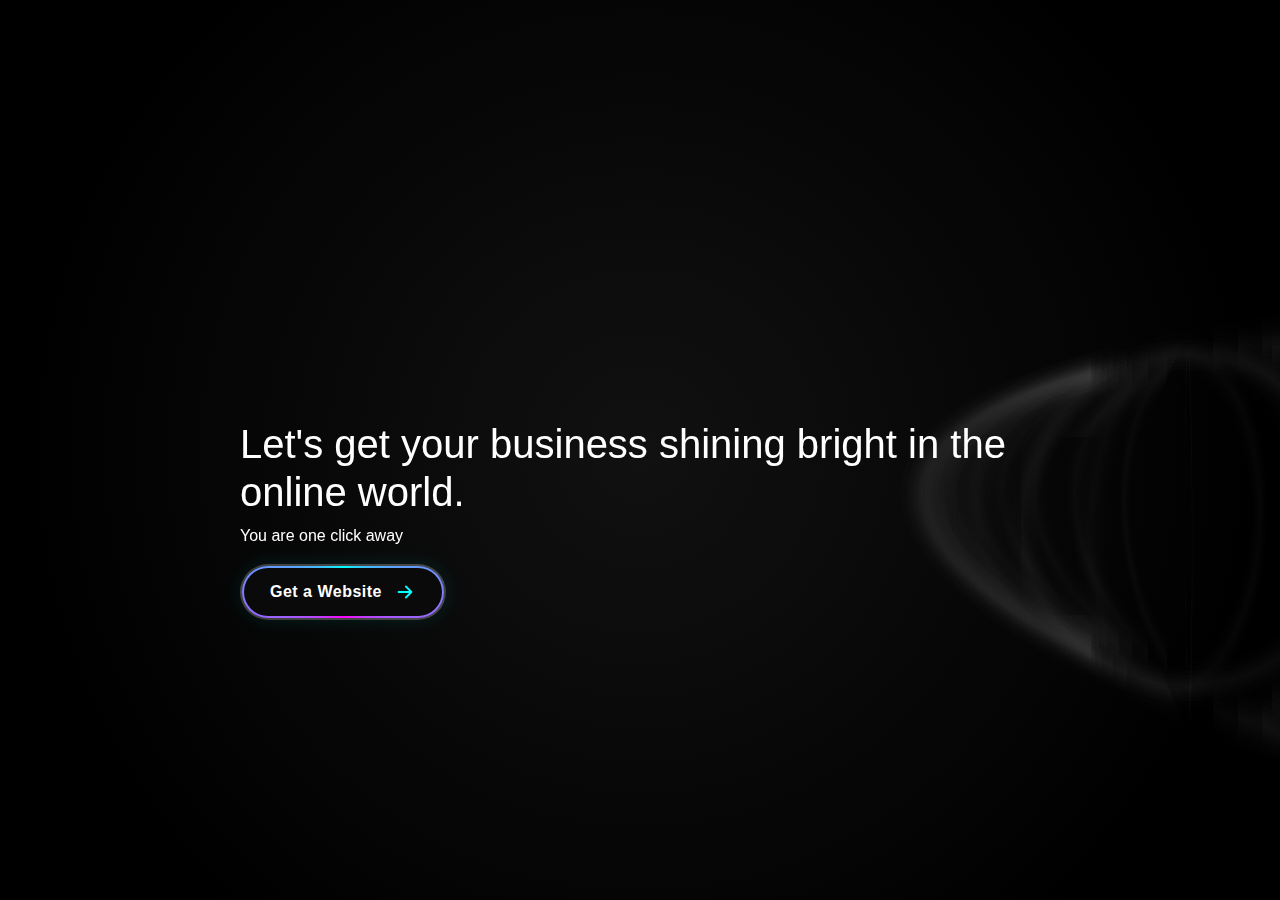
<file: index.html>
<!DOCTYPE html>
<html lang="en">
<head>
    <meta charset="UTF-8">
    <title>KoumasWeb</title>
    <link rel="stylesheet" href="styles/navbar.css">
    <link rel="stylesheet" href="styles/sphere.css">
    <link rel="stylesheet" href="styles/general.css">
    <link rel="stylesheet" href="styles/buttons.css">
    <!-- Bootstrap CSS -->
    <link href="https://cdn.jsdelivr.net/npm/bootstrap@5.3.0/dist/css/bootstrap.min.css" rel="stylesheet">
    <style>
        /* Inline fix for sphere and body */
        body {
            display: flex;
            align-items: center;
            justify-content: center;
            transform-style: preserve-3d;
            perspective: 222px;
            height: 100%;
            margin: 0;
            overflow: hidden;
            font-family: "Open Sans", Helvetica, Arial, sans-serif;
            color: #fff;
            padding-left: var(--menu-width-desktop);
            background: radial-gradient(circle at center, #111 0%, #000 80%);
        }

        .sphere {
            animation: rot 16s linear infinite reverse;
            width: 333px;
            height: 333px;
            border-radius: 50%;
            transform-style: preserve-3d;
            transform-origin: center center;
            position: relative;
        }

        i {
            position: absolute;
            width: 333px;
            height: 333px;
            line-height: 333px;
            transform-style: preserve-3d;
            border-radius: 50%;
            backface-visibility: visible;
            box-shadow: 0 0 83px 0 rgba(255, 255, 255, 0.1),
                        inset 0 0 83px 0 rgba(255, 255, 255, 0.2);
        }

        @keyframes rot {
            to { transform: rotateY(360deg) rotateZ(360deg); }
        }
    </style>
</head>
<body>



        <!-- Hero Section -->
    <section class="hero d-flex align-items-center justify-content-center">
        <div class="hero-content">
            <h1>Let's get your business shining bright in the online world.</h1>
            <p>You are one click away</p>
            <button class="super-button">
  <span>Get a Website</span>
  <svg fill="none" viewBox="0 0 24 24" class="arrow">
    <path
      stroke-linejoin="round"
      stroke-linecap="round"
      stroke-width="2"
      stroke="currentColor"
      d="M5 12h14M13 6l6 6-6 6"
    ></path>
  </svg>
</button>
        </div>
    </section>

    <!-- 3D Sphere -->
    <div class="sphere">
        <!-- 32 elements for sphere rotation -->
        <i style="transform: rotateY(11.25deg)"></i>
        <i style="transform: rotateY(22.5deg)"></i>
        <i style="transform: rotateY(33.75deg)"></i>
        <i style="transform: rotateY(45deg)"></i>
        <i style="transform: rotateY(56.25deg)"></i>
        <i style="transform: rotateY(67.5deg)"></i>
        <i style="transform: rotateY(78.75deg)"></i>
        <i style="transform: rotateY(90deg)"></i>
        <i style="transform: rotateY(101.25deg)"></i>
        <i style="transform: rotateY(112.5deg)"></i>
        <i style="transform: rotateY(123.75deg)"></i>
        <i style="transform: rotateY(135deg)"></i>
        <i style="transform: rotateY(146.25deg)"></i>
        <i style="transform: rotateY(157.5deg)"></i>
        <i style="transform: rotateY(168.75deg)"></i>
        <i style="transform: rotateY(180deg)"></i>
        <i style="transform: rotateX(191.25deg)"></i>
        <i style="transform: rotateX(202.5deg)"></i>
        <i style="transform: rotateX(213.75deg)"></i>
        <i style="transform: rotateX(225deg)"></i>
        <i style="transform: rotateX(236.25deg)"></i>
        <i style="transform: rotateX(247.5deg)"></i>
        <i style="transform: rotateX(258.75deg)"></i>
        <i style="transform: rotateX(270deg)"></i>
        <i style="transform: rotateX(281.25deg)"></i>
        <i style="transform: rotateX(292.5deg)"></i>
        <i style="transform: rotateX(303.75deg)"></i>
        <i style="transform: rotateX(315deg)"></i>
        <i style="transform: rotateX(326.25deg)"></i>
        <i style="transform: rotateX(337.5deg)"></i>
        <i style="transform: rotateX(348.75deg)"></i>
        <i style="transform: rotateX(360deg)"></i>
    </div>


    <!-- JS for smartphone menu toggle -->
    <script>
        const menu = document.querySelector('.menu');
        const trigger = document.querySelector('.smartphone-menu-trigger');

        trigger.addEventListener('click', () => {
            menu.classList.toggle('open');
        });
    </script>
</body>
</html>
</file>
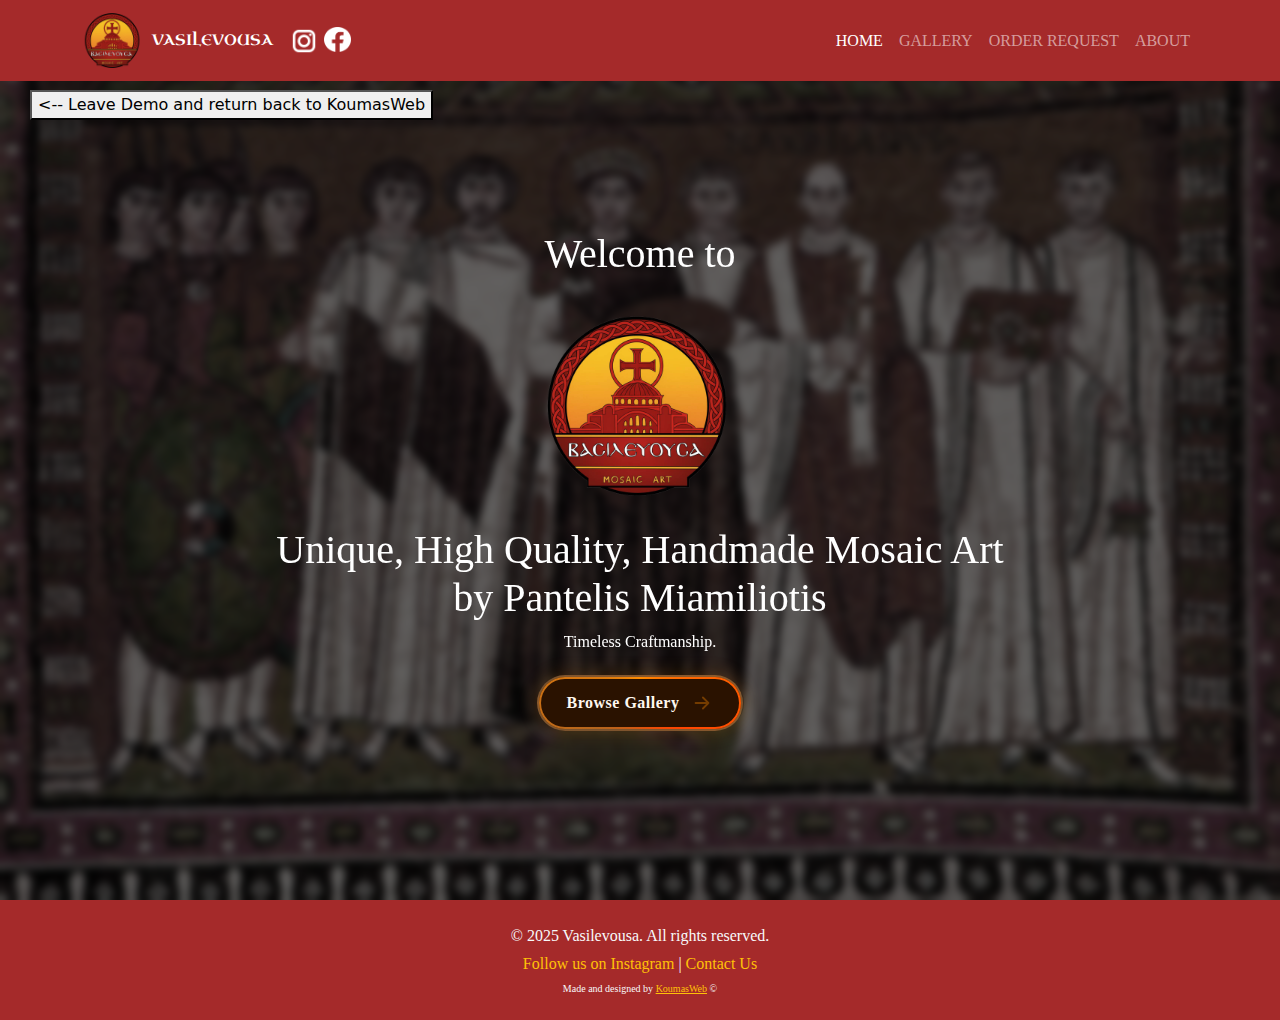
<file: vasilevousa-main/index.html>
<!DOCTYPE html>

<html>
  <head>
  <meta charset="UTF-8">
  <meta name="viewport" content="width=device-width, initial-scale=1">
  <title>Vasilevousa</title>
  <link rel="icon" href="images/vasilevousaPNG.png" type="image/x-icon">
  <link rel="preconnect" href="https://fonts.googleapis.com">
  <link rel="preconnect" href="https://fonts.gstatic.com" crossorigin>
  <link href="https://fonts.googleapis.com/css2?family=Uncial+Antiqua&display=swap" rel="stylesheet">
  <!-- Bootstrap CSS -->
  <link href="https://cdn.jsdelivr.net/npm/bootstrap@5.3.0/dist/css/bootstrap.min.css" rel="stylesheet">

  <!-- Your custom CSS -->
  <link rel="stylesheet" href="styles/general.css">
  <link rel="stylesheet" href="styles/buttons.css">

  </head>
  <body>
    <!-- Navbar -->
<nav class="navbar navbar-expand-lg navbar-dark fixed-top" style="background-color: brown;">
  <div class="container d-flex align-items-center">

    <!-- Logo + Instagram side by side -->
    <div class="d-flex align-items-center logos">
      <a class="navbar-brand d-flex align-items-center" href="index.html" style="font-size: 15px;">
        <img src="images/vasilevousaPNG.png" alt="Logo" class="rounded me-2" style="height: 55px;">
        VASILEVOUSA
      </a>
      <a href="https://www.instagram.com/koumasweb" target="_blank" class="d-flex align-items-center">
        <img src="images/instagram-new--v2.png" alt="Instagram" style="height: 30px; width: 30px;">
      </a>
      <a href="https://www.facebook.com/share/17PwXqmmLV/" target="_blank" class="d-flex align-items-center">
        <img src="images/Facebook-icon-white-PNG-large-size.png" alt="fb" style="height: 25px; width: 27px; margin-left: 5px; margin-bottom: 3px;">
      </a>
    </div>

    <!-- Hamburger Toggler -->
    <button class="navbar-toggler" type="button" data-bs-toggle="collapse" data-bs-target="#navbarNav"
      aria-controls="navbarNav" aria-expanded="false" aria-label="Toggle navigation">
      <span class="navbar-toggler-icon"></span>
    </button>

    <!-- Nav Links -->
    <div class="collapse navbar-collapse" id="navbarNav">
      <ul class="navbar-nav ms-auto">
        <li class="nav-item"><a class="nav-link active" href="index.html">HOME</a></li>
        <li class="nav-item"><a class="nav-link" href="gallery.html">GALLERY</a></li>
        <li class="nav-item"><a class="nav-link" href="orderRequest.html">ORDER REQUEST</a></li>
        <li class="nav-item"><a class="nav-link" href="about.html">ABOUT</a></li>
      </ul>
    </div>

  </div>
</nav>

<a href="../projects.html">
<button
style="position: absolute; left: 30px; top: 90px; z-index: 4;"> <-- Leave Demo and return back to KoumasWeb</button>
</a>


          <!-- Hero Section -->
    <section class="hero d-flex align-items-center justify-content-center text-center">
        <div style="padding-top: 100px;" class="hero-content">
          <h1>Welcome to</h1>
          <img src="images/vasilevousaPNG.png" style="height: 180px; margin-bottom: 30px; margin-top: 30px;">  
          <h1>Unique, High Quality, Handmade Mosaic Art<br> by Pantelis Miamiliotis</h1>
            <p>Timeless Craftmanship.</p>
            <a href="gallery.html">
               <button style="margin-top: 5px; margin-bottom: 40px;" class="super-button">
                  <span>Browse Gallery</span>
                  <svg fill="none" viewBox="0 0 24 24" class="arrow">
                    <path
                      stroke-linejoin="round"
                      stroke-linecap="round"
                      stroke-width="2"
                      stroke="currentColor"
                      d="M5 12h14M13 6l6 6-6 6"
                    ></path>
                  </svg>
                </button>
            </a>
           
        </div>
    </section>
  

<footer class="text-light py-4" style="background-color: brown; margin-top: 0 !important;">
  <div class="container text-center">
    <p class="mb-1">&copy; 2025 Vasilevousa. All rights reserved.</p>
    <p class="mb-0">
      <a href="https://instagram.com/koumasweb" target="_blank" class="text-warning text-decoration-none">Follow us on Instagram</a> | 
      <a href="contact.html" class="text-warning text-decoration-none">Contact Us</a>
    </p>
    <div style="font-size: 10px; margin-top: 5px;">
      Made and designed by <a href="https://koumasweb.com" target="_blank" class="text-warning">KoumasWeb</a> ©
    </div>
  </div>
</footer>

<!-- Bootstrap JS Bundle (includes Popper) -->
<script src="https://cdn.jsdelivr.net/npm/bootstrap@5.3.0/dist/js/bootstrap.bundle.min.js"></script>


</body>

</html>
</file>
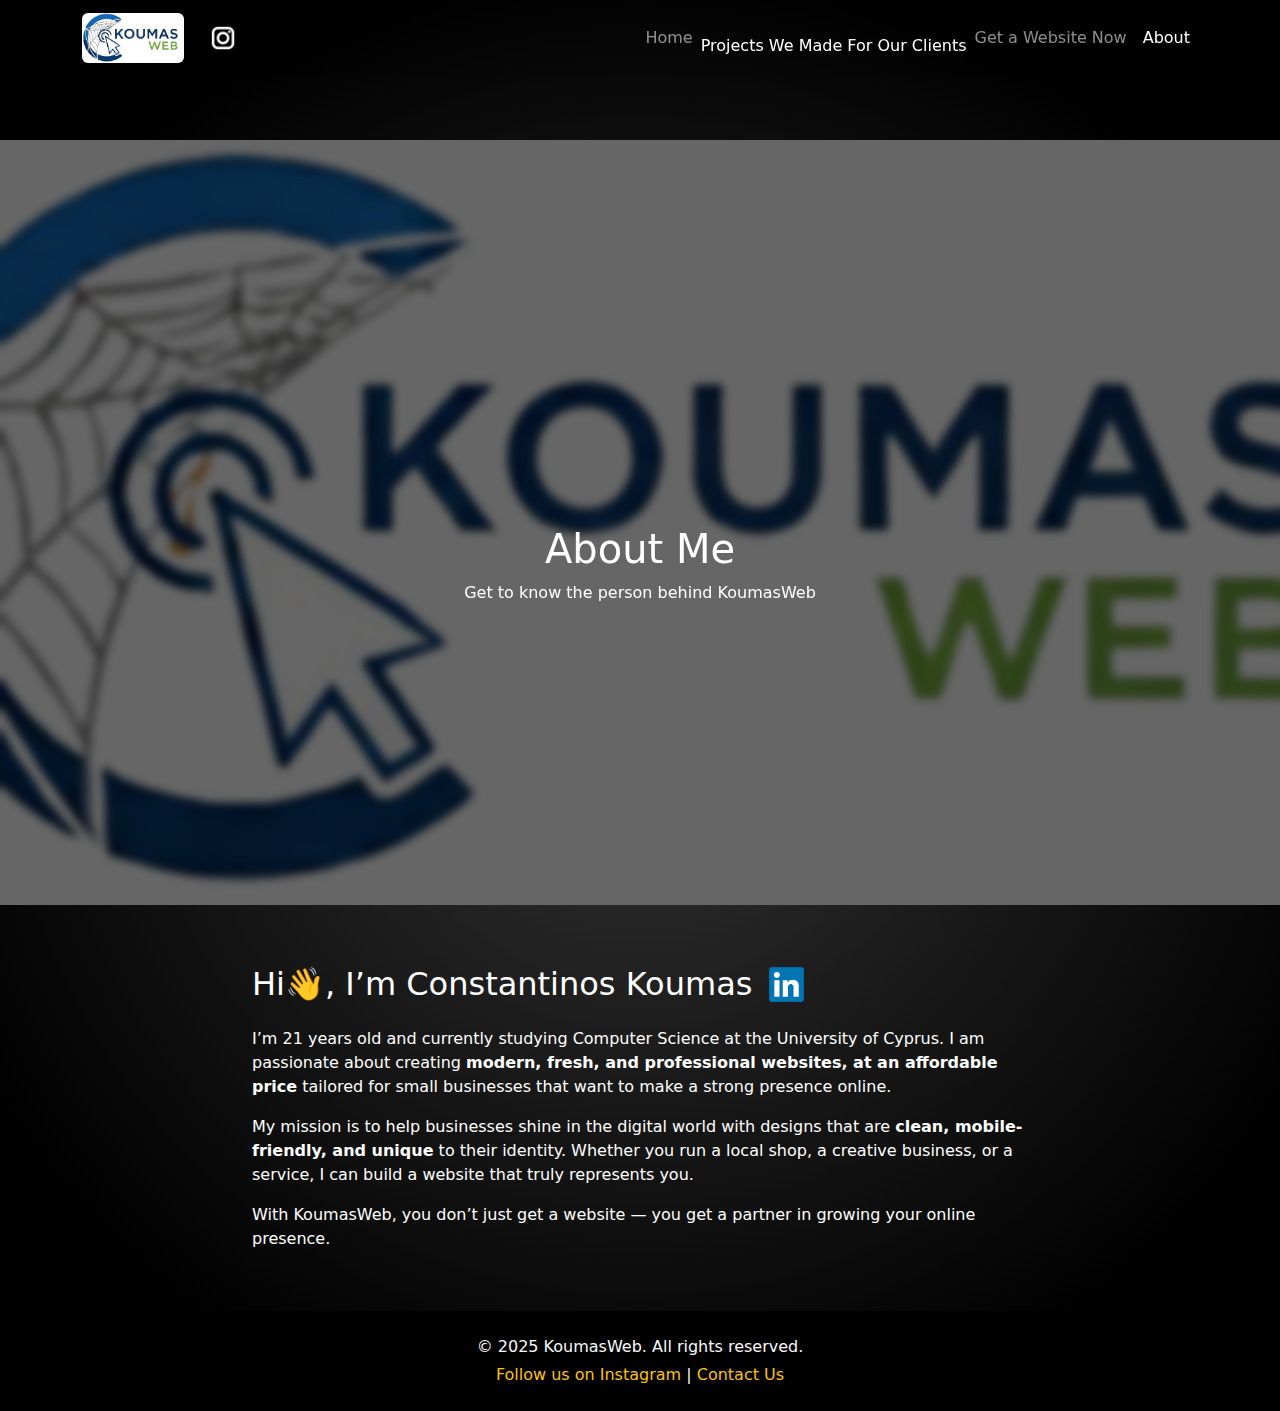
<file: about.html>
<!DOCTYPE html>
<html lang="en">
<head>
  <meta charset="UTF-8">
  <meta name="viewport" content="width=device-width, initial-scale=1">
  <title>KoumasWeb - About</title>

  <!-- Bootstrap CSS -->
  <link href="https://cdn.jsdelivr.net/npm/bootstrap@5.3.0/dist/css/bootstrap.min.css" rel="stylesheet">

  <!-- Custom CSS -->
  <link rel="stylesheet" href="styles/general.css">
  <link rel="stylesheet" href="styles/buttons.css">
</head>
<body>

  <!-- Navbar -->
<nav class="navbar navbar-expand-lg navbar-dark fixed-top" style="background: transparent;">
  <div class="container d-flex align-items-center">

    <!-- Logo + Instagram side by side -->
    <div class="d-flex align-items-center">
      <a class="navbar-brand d-flex align-items-center" href="index.html">
        <img src="images/koumasweb.jpg" alt="Logo" class="rounded me-2" style="height: 50px;">
      </a>
      <a href="https://www.instagram.com/koumasweb" target="_blank" class="d-flex align-items-center">
        <img src="images/instagram-new--v2.png" alt="Instagram" style="height: 30px; width: 30px;">
      </a>
    </div>

    <!-- Hamburger Toggler -->
    <button class="navbar-toggler" type="button" data-bs-toggle="collapse" data-bs-target="#navbarNav"
      aria-controls="navbarNav" aria-expanded="false" aria-label="Toggle navigation">
      <span class="navbar-toggler-icon"></span>
    </button>

    <!-- Nav Links -->
    <div class="collapse navbar-collapse" id="navbarNav">
      <ul class="navbar-nav ms-auto">
        <li class="nav-item"><a class="nav-link" href="index.html">Home</a></li>
        <li class="nav-item"><a class="nav-link" href="projects.html"></a>Projects We Made For Our Clients</li>
        <li class="nav-item"><a class="nav-link" href="contact.html">Get a Website Now</a></li>
        <li class="nav-item"><a class="nav-link active" href="about.html">About</a></li>
      </ul>
    </div>

  </div>
</nav>

  <!-- Hero Section -->
  <section class="hero3 d-flex align-items-center justify-content-center text-center">
    <div style="padding-top: 100px;" class="hero-content">
      <h1>About Me</h1>
      <p>Get to know the person behind KoumasWeb</p>
    </div>
  </section>

  <!-- About Content -->
  <div class="container text-white" style="margin-top: 60px; margin-bottom: 60px; max-width: 800px;">
    
    <div style="display: flex; align-items: center; gap: 17px;">
        <h2 class="mb-4">Hi👋, I’m Constantinos Koumas</h2>
        <a href="https://www.linkedin.com/in/constantinos-koumas-5b8752362/" target="_blank">
            <img src="images/linkedIn.png" style="height: 35px; margin-bottom: 23px;">
        </a>
    </div>
    
    <p>
      I’m 21 years old and currently studying Computer Science at the University of Cyprus.
      I am passionate about creating <strong>modern, fresh, and professional websites, at an affordable price</strong>
      tailored for small businesses that want to make a strong presence online.
    </p>
    <p>
      My mission is to help businesses shine in the digital world with designs that are 
      <strong>clean, mobile-friendly, and unique</strong> to their identity. Whether you run a 
      local shop, a creative business, or a service, I can build a website that truly represents you.
    </p>
    <p>
      With KoumasWeb, you don’t just get a website — you get a partner in growing your online presence.
    </p>
  </div>

    <!-- Footer -->
  <footer class="bg-black text-light py-4 mt-5">
    <div class="container text-center">
      <p class="mb-1">&copy; 2025 KoumasWeb. All rights reserved.</p>
      <p class="mb-0">
        <a href="https://instagram.com/koumasweb" target="_blank" class="text-warning text-decoration-none">Follow us on Instagram</a> | 
        <a href="contact.html" class="text-warning text-decoration-none">Contact Us</a>
      </p>
    </div>
  </footer>

  <!-- Bootstrap JS -->
  <script src="https://cdn.jsdelivr.net/npm/bootstrap@5.3.0/dist/js/bootstrap.bundle.min.js"></script>
</body>
</html>
</file>
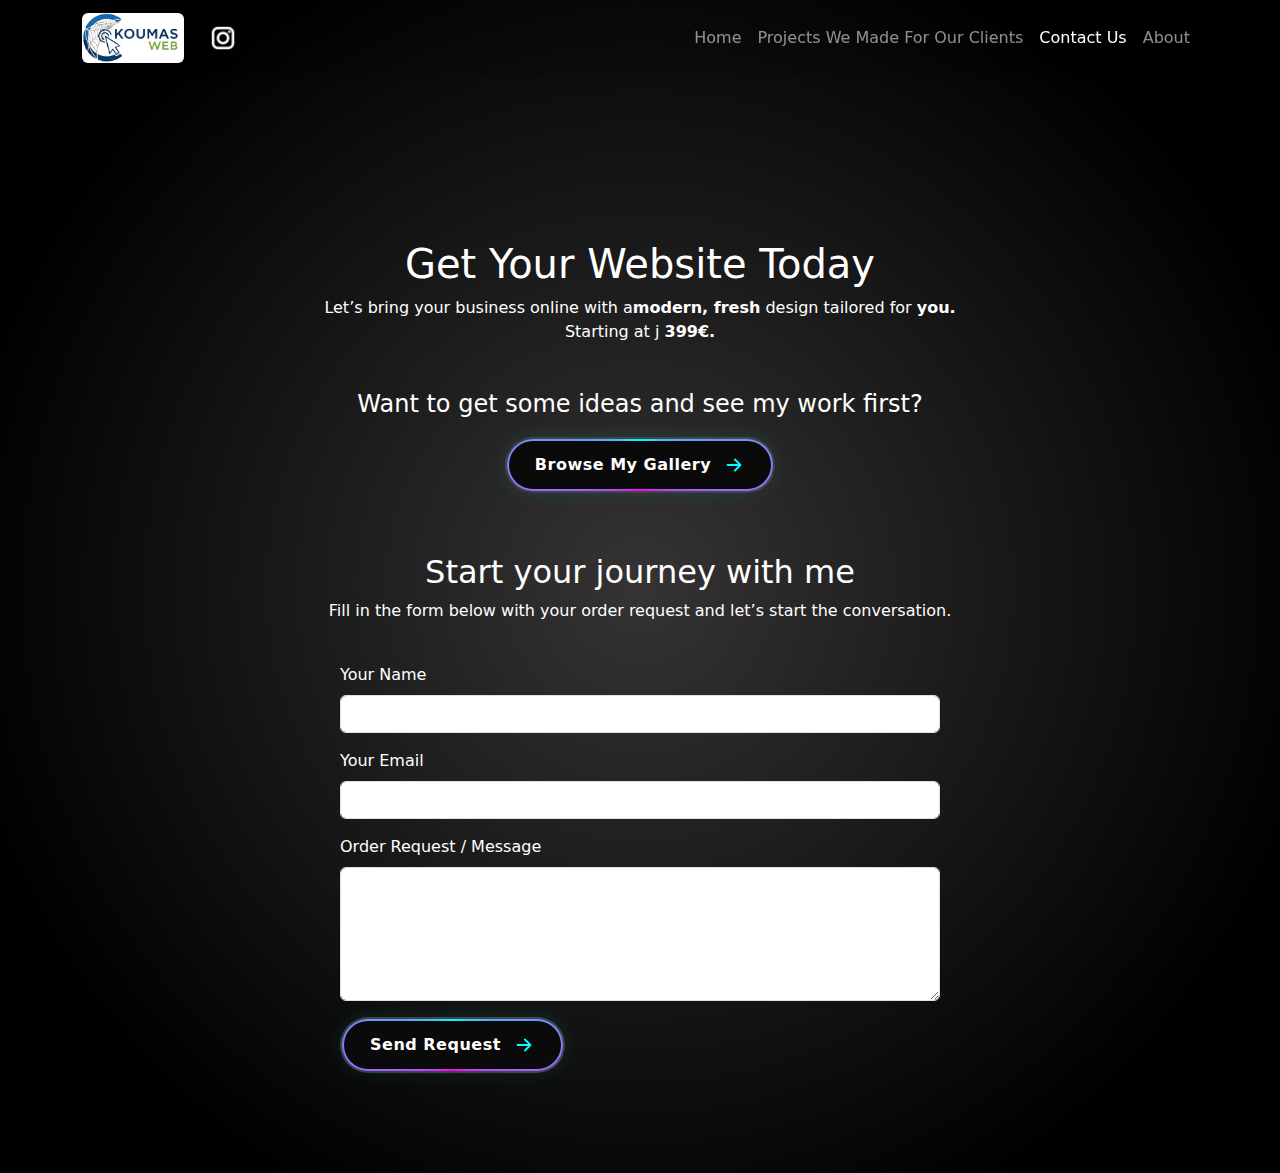
<file: contact.html>
<!DOCTYPE html>
<html lang="en">
<head>
  <meta charset="UTF-8">
  <meta name="viewport" content="width=device-width, initial-scale=1">
  <title>KoumasWeb - Contact</title>

  <!-- Bootstrap CSS -->
  <link href="https://cdn.jsdelivr.net/npm/bootstrap@5.3.0/dist/css/bootstrap.min.css" rel="stylesheet">

  <!-- Your custom CSS -->
  <link rel="stylesheet" href="styles/general.css">
  <link rel="stylesheet" href="styles/buttons.css">
</head>
<body>

  <!-- Navbar -->
<nav class="navbar navbar-expand-lg navbar-dark fixed-top" style="background: transparent;">
  <div class="container d-flex align-items-center">

    <!-- Logo + Instagram side by side -->
    <div class="d-flex align-items-center">
      <a class="navbar-brand d-flex align-items-center" href="index.html">
        <img src="images/koumasweb.jpg" alt="Logo" class="rounded me-2" style="height: 50px;">
      </a>
      <a href="https://www.instagram.com/koumasweb" target="_blank" class="d-flex align-items-center">
        <img src="images/instagram-new--v2.png" alt="Instagram" style="height: 30px; width: 30px;">
      </a>
    </div>

    <!-- Hamburger Toggler -->
    <button class="navbar-toggler" type="button" data-bs-toggle="collapse" data-bs-target="#navbarNav"
      aria-controls="navbarNav" aria-expanded="false" aria-label="Toggle navigation">
      <span class="navbar-toggler-icon"></span>
    </button>

    <!-- Nav Links -->
    <div class="collapse navbar-collapse" id="navbarNav">
      <ul class="navbar-nav ms-auto">
        <li class="nav-item"><a class="nav-link" href="index.html">Home</a></li>
        <li class="nav-item"><a class="nav-link" href="projects.html">Projects We Made For Our Clients</a></li>
        <li class="nav-item"><a class="nav-link active" href="contact.html">Contact Us</a></li>
        <li class="nav-item"><a class="nav-link" href="about.html">About</a></li>
      </ul>
    </div>

  </div>
</nav>

  <!-- Hero Section -->
  <section class="hero d-flex align-items-center justify-content-center text-center">
    <div style="padding-top: 100px;" class="hero-content">
      <h1>Get Your Website Today</h1>
      <p>Let’s bring your business online with a<strong>modern, fresh</strong>  design tailored for <strong>you.</strong><br>Starting at j <strong>399€.</strong></p>
    </div>
  </section>

  

    <!-- Suggest browsing the gallery first -->
    <div style="display: flex; flex-direction: column; align-items: center;">
        <h4 style="margin-top: 30px;">Want to get some ideas and see my work first?</h4>
        <a href="projects.html">
        <button style="margin-top: 10px;" class="super-button">
            <span>Browse My Gallery</span>
            <svg fill="none" viewBox="0 0 24 24" class="arrow">
            <path
                stroke-linejoin="round"
                stroke-linecap="round"
                stroke-width="2"
                stroke="currentColor"
                d="M5 12h14M13 6l6 6-6 6"
            ></path>
            </svg>
        </button>
        </a>
    </div>
    <!-- Contact Section -->
  <section class="container text-center" style="padding: 60px 20px; color: white;">
    <h2>Start your journey with me</h2>
    <p>Fill in the form below with your order request and let’s start the conversation.</p>

    <!-- Email Form -->
    <form style="max-width: 600px; margin: 40px auto; text-align: left;" action="mailto:ckouma01@ucy.ac.cy" method="POST" enctype="text/plain">
      <div class="mb-3">
        <label for="name" class="form-label">Your Name</label>
        <input type="text" class="form-control" id="name" name="name" required>
      </div>
      <div class="mb-3">
        <label for="email" class="form-label">Your Email</label>
        <input type="email" class="form-control" id="email" name="email" required>
      </div>
      <div class="mb-3">
        <label for="message" class="form-label">Order Request / Message</label>
        <textarea class="form-control" id="message" name="message" rows="5" required></textarea>
      </div>
      <button type="submit" class="super-button">
        <span>Send Request</span>
        <svg fill="none" viewBox="0 0 24 24" class="arrow">
          <path
            stroke-linejoin="round"
            stroke-linecap="round"
            stroke-width="2"
            stroke="currentColor"
            d="M5 12h14M13 6l6 6-6 6"
          ></path>
        </svg>
      </button>
    </form>
  </section>

  <!-- Bootstrap JS -->
  <script src="https://cdn.jsdelivr.net/npm/bootstrap@5.3.0/dist/js/bootstrap.bundle.min.js"></script>
</body>
</html>
</file>
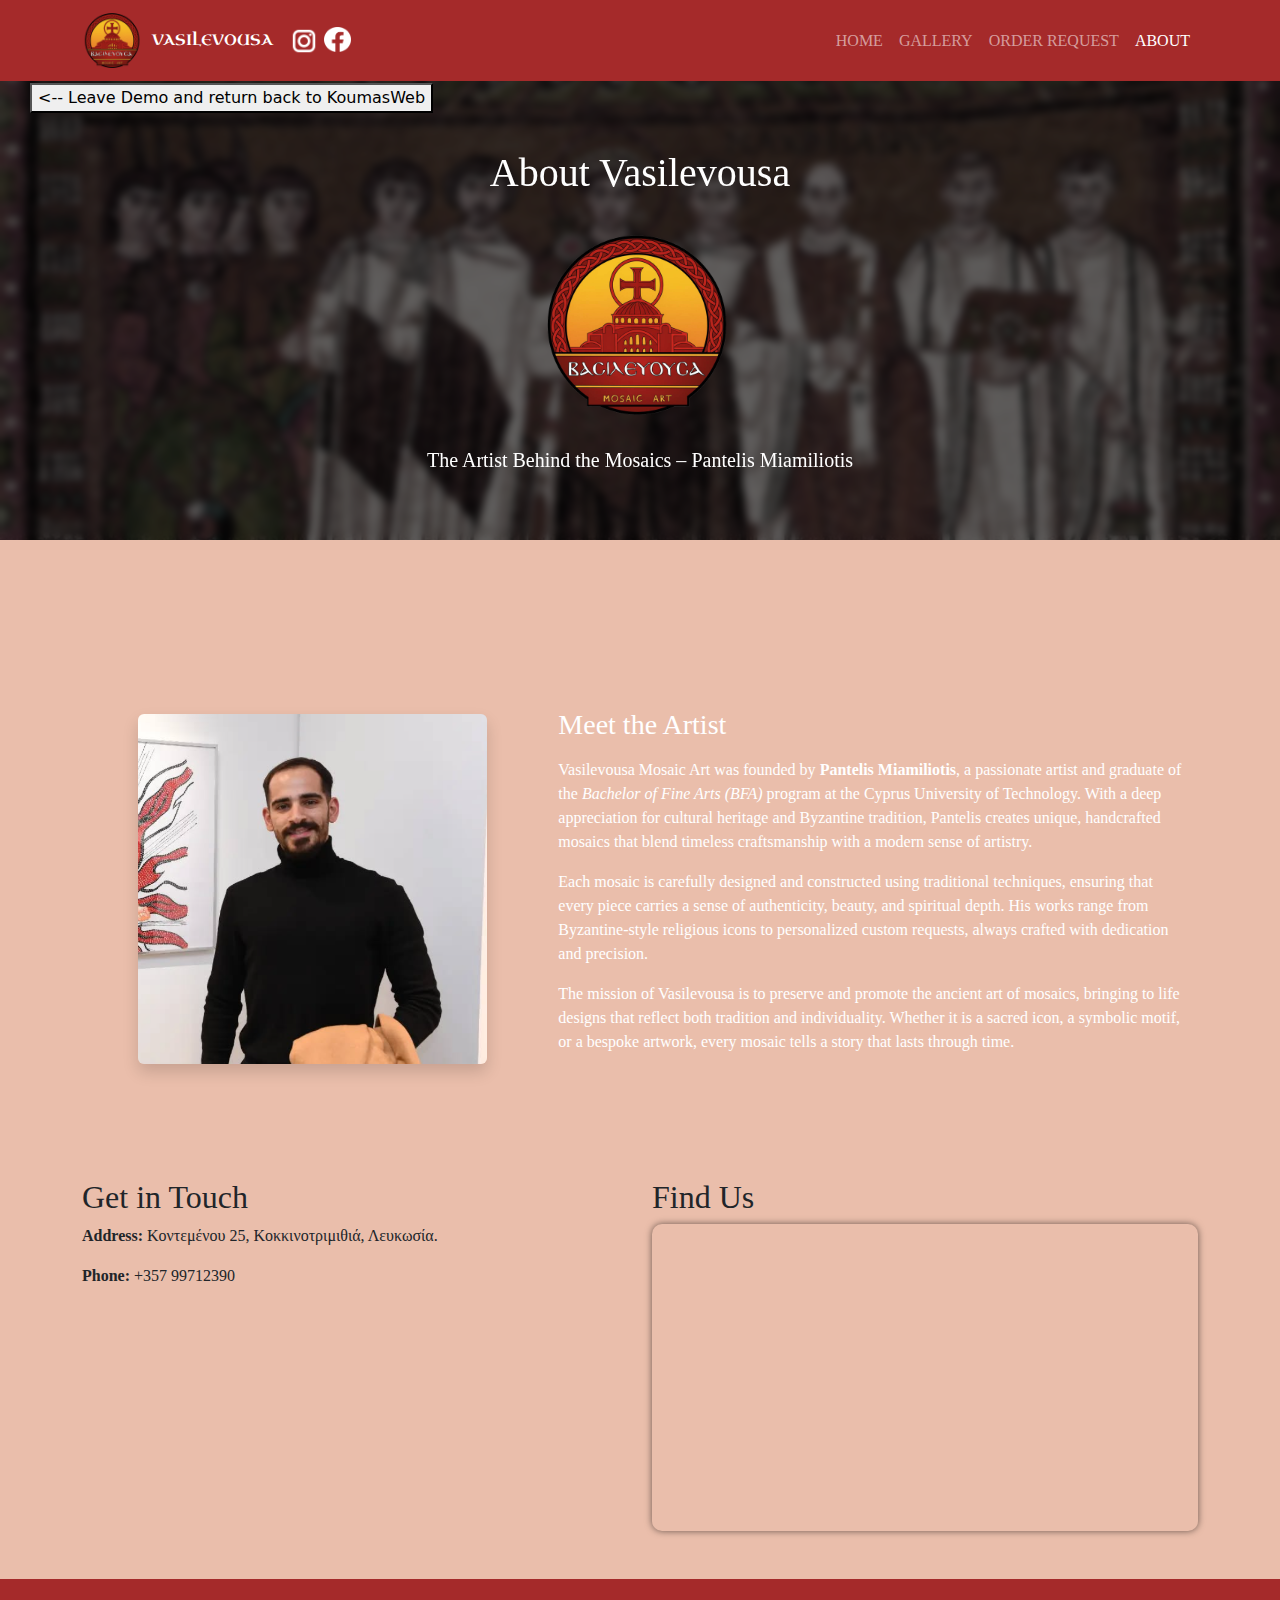
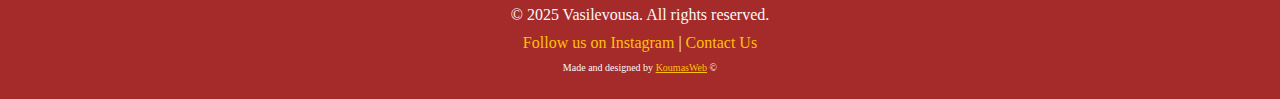
<file: vasilevousa-main/about.html>
<!DOCTYPE html>
<html lang="en">
<head>
  <meta charset="UTF-8">
  <meta name="viewport" content="width=device-width, initial-scale=1">
  <title>About - Vasilevousa</title>
  <link rel="icon" href="images/vasilevousaPNG.png" type="image/x-icon">
  <link rel="preconnect" href="https://fonts.googleapis.com">
  <link rel="preconnect" href="https://fonts.gstatic.com" crossorigin>
  <link href="https://fonts.googleapis.com/css2?family=Uncial+Antiqua&display=swap" rel="stylesheet">
  <!-- Bootstrap CSS -->
  <link href="https://cdn.jsdelivr.net/npm/bootstrap@5.3.0/dist/css/bootstrap.min.css" rel="stylesheet">
  <link href="https://fonts.googleapis.com/css?family=Bentham|Playfair+Display|Raleway:400,500|Suranna|Trocchi" rel="stylesheet">

  <!-- Bootstrap CSS -->
  <link href="https://cdn.jsdelivr.net/npm/bootstrap@5.3.0/dist/css/bootstrap.min.css" rel="stylesheet">

  <!-- Custom CSS -->
  <link rel="stylesheet" href="styles/general.css">
  <link rel="stylesheet" href="styles/buttons.css">
</head>
<body  style="background-color: #eabeab;">

    <!-- Navbar -->
<nav class="navbar navbar-expand-lg navbar-dark fixed-top" style="background-color: brown;">
  <div class="container d-flex align-items-center">

    <!-- Logo + Instagram side by side -->
    <div class="d-flex align-items-center logos">
      <a class="navbar-brand d-flex align-items-center" href="index.html" style="font-size: 15px;">
        <img src="images/vasilevousaPNG.png" alt="Logo" class="rounded me-2" style="height: 55px;">
        VASILEVOUSA
      </a>
      <a href="https://www.instagram.com/koumasweb" target="_blank" class="d-flex align-items-center">
        <img src="images/instagram-new--v2.png" alt="Instagram" style="height: 30px; width: 30px;">
      </a>
      <a href="https://www.facebook.com/share/17PwXqmmLV/" target="_blank" class="d-flex align-items-center">
        <img src="images/Facebook-icon-white-PNG-large-size.png" alt="fb" style="height: 25px; width: 27px; margin-left: 5px; margin-bottom: 3px;">
      </a>
    </div>

    <!-- Hamburger Toggler -->
    <button class="navbar-toggler" type="button" data-bs-toggle="collapse" data-bs-target="#navbarNav"
      aria-controls="navbarNav" aria-expanded="false" aria-label="Toggle navigation">
      <span class="navbar-toggler-icon"></span>
    </button>

    <!-- Nav Links -->
    <div class="collapse navbar-collapse" id="navbarNav">
      <ul class="navbar-nav ms-auto">
        <li class="nav-item"><a class="nav-link" href="index.html">HOME</a></li>
        <li class="nav-item"><a class="nav-link" href="gallery.html">GALLERY</a></li>
        <li class="nav-item"><a class="nav-link" href="orderRequest.html">ORDER REQUEST</a></li>
        <li class="nav-item"><a class="nav-link active" href="about.html">ABOUT</a></li>
      </ul>
    </div>

  </div>
</nav>

<a href="../projects.html">
<button
style="position: absolute; left: 30px; top: 83px; z-index: 4;"> <-- Leave Demo and return back to KoumasWeb</button>
</a>

<!-- Hero Section -->
<section class="hero2 d-flex align-items-center justify-content-center text-center">
  <div style="margin-top: 100px;" class="hero-content">
    <h1>About Vasilevousa</h1>
     <img src="images/vasilevousaPNG.png" style="height: 180px; margin-bottom: 30px; margin-top: 30px;"> 
    <p class="lead">The Artist Behind the Mosaics – <strong>Pantelis Miamiliotis</strong></p>

  </div>
</section>

  <!-- About Section -->
  <section class="container" style="padding: 120px 20px 60px 20px; color: white; text-align: center;">
    
    <div class="row align-items-center mt-5">
      <!-- Artist Image -->
      <div class="col-md-5 text-center mb-4 mb-md-0">
        <img src="images/pntelis.png" alt="Pantelis Miamiliotis" class="img-fluid rounded shadow" style="max-height: 350px;">
      </div>

      <!-- Artist Bio -->
      <div class="col-md-7 text-start">
        <h3 class="mb-3">Meet the Artist</h3>
        <p>
          Vasilevousa Mosaic Art was founded by <strong>Pantelis Miamiliotis</strong>, a passionate artist and graduate of the
          <em>Bachelor of Fine Arts (BFA)</em> program at the Cyprus University of Technology. With a deep appreciation
          for cultural heritage and Byzantine tradition, Pantelis creates unique, handcrafted mosaics that blend timeless craftsmanship with a modern sense of artistry.
        </p>
        <p>
          Each mosaic is carefully designed and constructed using traditional techniques, ensuring that every piece carries a sense of authenticity, beauty, and spiritual depth. His works range from Byzantine-style religious icons to personalized custom requests, always crafted with dedication and precision.
        </p>
        <p>
          The mission of Vasilevousa is to preserve and promote the ancient art of mosaics, bringing to life designs that reflect both tradition and individuality. Whether it is a sacred icon, a symbolic motif, or a bespoke artwork, every mosaic tells a story that lasts through time.
        </p>
      </div>
    </div>
  </section>


<!-- Contact Section -->
<section class="container my-5">
    <div class="row g-4">
        <div class="col-md-6">
            <h2>Get in Touch</h2>
            <p><strong>Address:</strong> Κοντεμένου 25, Κοκκινοτριμιθιά, Λευκωσία.</p>
            <p><strong>Phone:</strong> +357 99712390</p>
        </div>
        <div class="col-md-6">
            <h2>Find Us</h2>
            <!-- Google Maps Embed -->
            <div class="ratio ratio-16x9"> 
              <iframe
                    src="https://www.google.com/maps/embed?pb=!1m18!1m12!1m3!1d13047.684146606449!2d33.19666561989603!3d35.15859000903459!2m3!1f0!2f0!3f0!3m2!1i1024!2i768!4f13.1!3m3!1m2!1s0x14de045b9124691b%3A0xd02e18f82521c928!2zzprOv869z4TOtc68zq3Ovc6_z4UsIM6azr_Ous66zrnOvc6_z4TPgc65zrzOuc64zrnOrCAyNjYwLCDOms-Nz4DPgc6_z4I!5e0!3m2!1sel!2s!4v1756933992341!5m2!1sel!2s" width="600" height="450" style="border:0; box-shadow: 0px 0px 7px rgba(0,0,0,0.55); border-radius: 10px;" allowfullscreen="" loading="lazy" referrerpolicy="no-referrer-when-downgrade"></iframe>
                    
                </iframe>
            </div>
        </div>
    </div>
</section>

  <!-- Footer -->
  <footer class="text-light py-4" style="background-color: brown; margin-top: 0 !important;">
    <div class="container text-center">
      <p class="mb-1">&copy; 2025 Vasilevousa. All rights reserved.</p>
      <p class="mb-0">
        <a href="https://instagram.com/koumasweb" target="_blank" class="text-warning text-decoration-none">Follow us on Instagram</a> | 
        <a href="orderRequest.html" class="text-warning text-decoration-none">Contact Us</a>
      </p>
      <div style="font-size: 10px; margin-top: 5px;">
        Made and designed by <a href="https://koumasweb.com" target="_blank" class="text-warning">KoumasWeb</a> ©
      </div>
    </div>
  </footer>

  <!-- Bootstrap JS -->
  <script src="https://cdn.jsdelivr.net/npm/bootstrap@5.3.0/dist/js/bootstrap.bundle.min.js"></script>
</body>
</html>
</file>
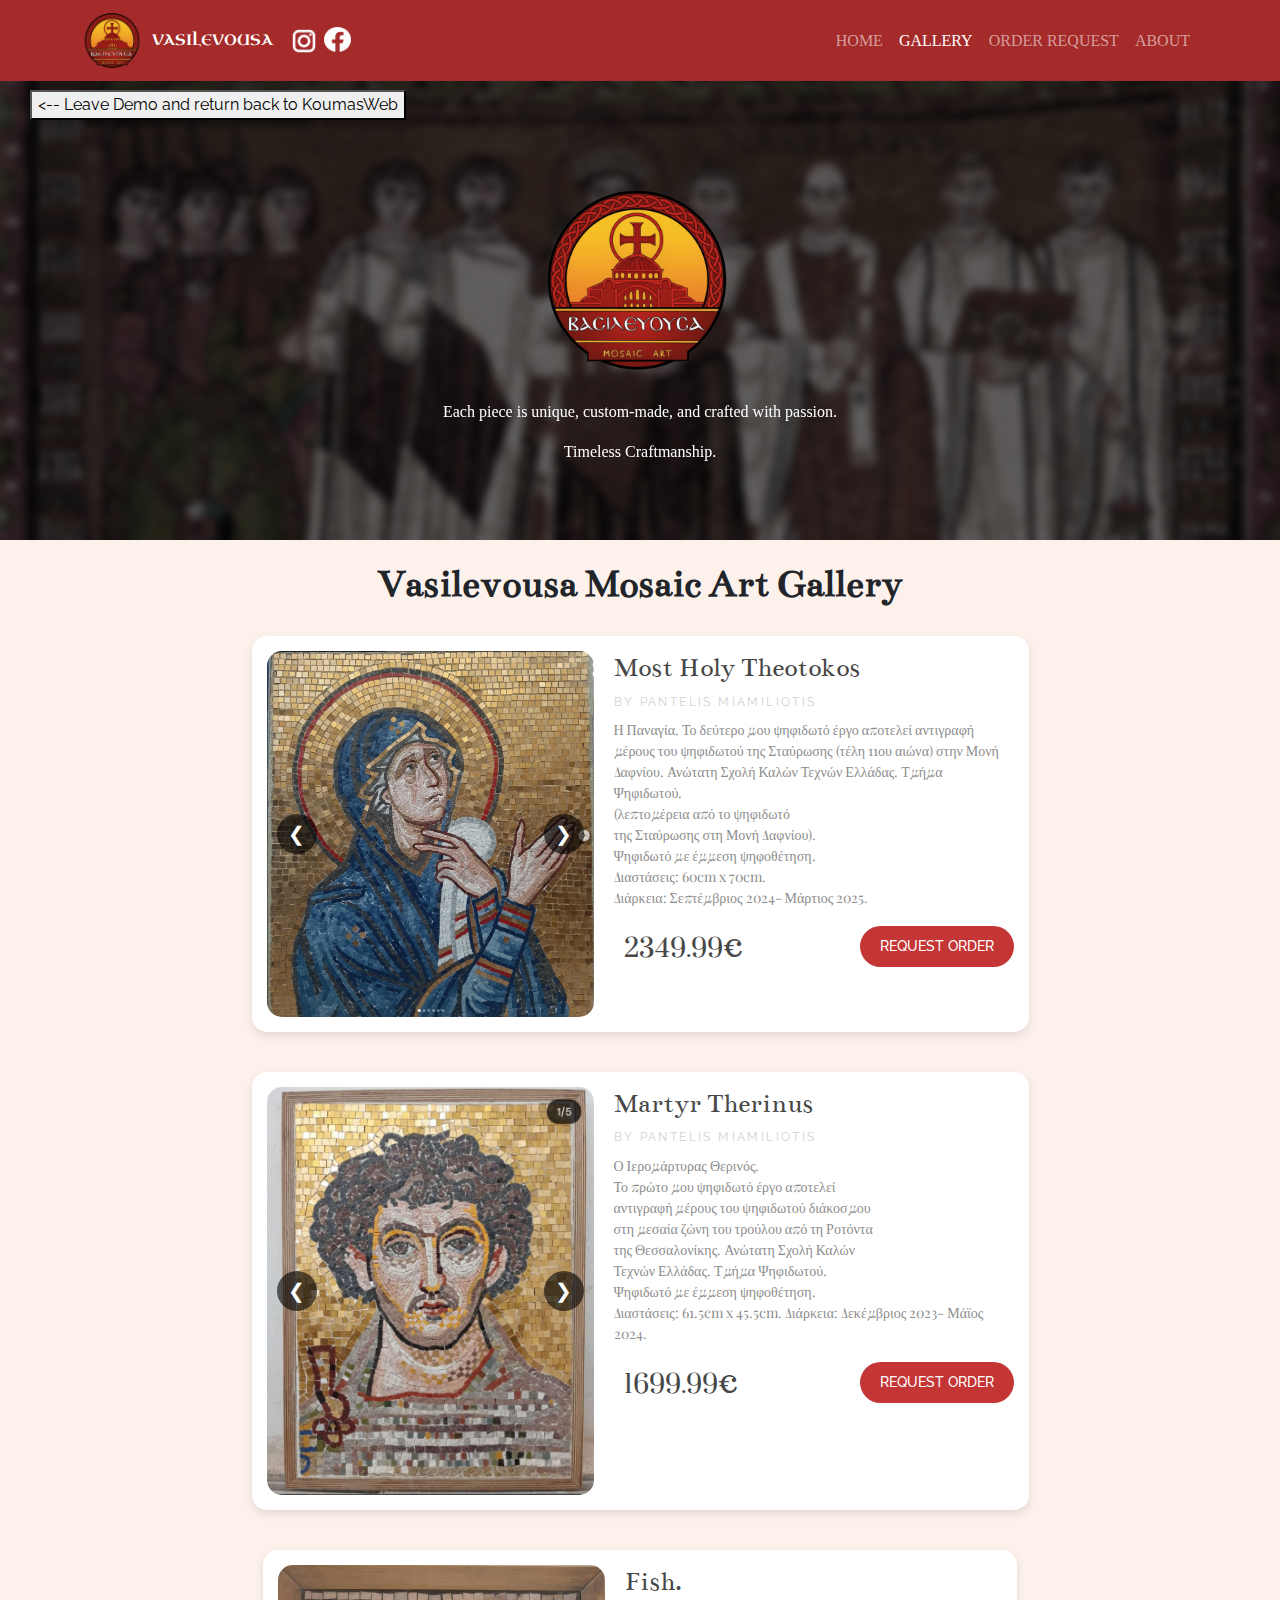
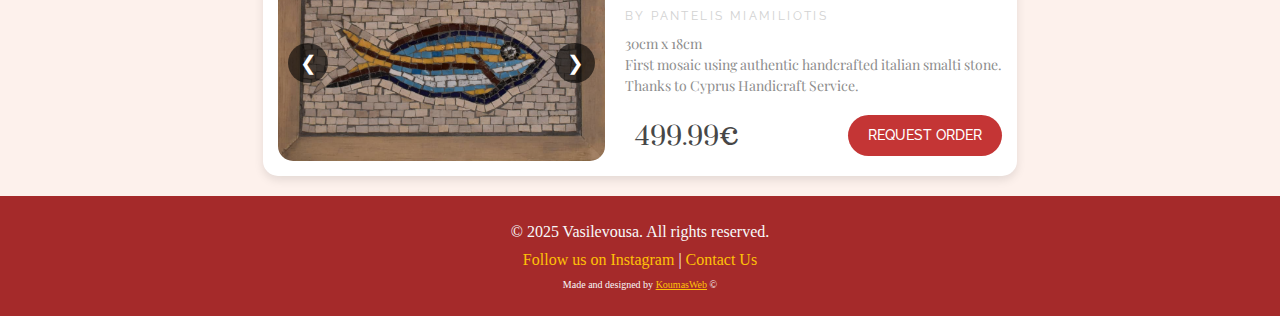
<file: vasilevousa-main/gallery.html>
<!DOCTYPE html>

<html>
  <head>
  <meta charset="UTF-8">
  <meta name="viewport" content="width=device-width, initial-scale=1">
  <title>Vasilevousa</title>
  <link rel="icon" href="images/vasilevousaPNG.png" type="image/x-icon">
  <link rel="preconnect" href="https://fonts.googleapis.com">
  <link rel="preconnect" href="https://fonts.gstatic.com" crossorigin>
  <link href="https://fonts.googleapis.com/css2?family=Uncial+Antiqua&display=swap" rel="stylesheet">
  <!-- Bootstrap CSS -->
  <link href="https://cdn.jsdelivr.net/npm/bootstrap@5.3.0/dist/css/bootstrap.min.css" rel="stylesheet">
  <link href="https://fonts.googleapis.com/css?family=Bentham|Playfair+Display|Raleway:400,500|Suranna|Trocchi" rel="stylesheet">

  <!-- Your custom CSS -->
  <link rel="stylesheet" href="styles/general.css">
  <link rel="stylesheet" href="styles/productCard.css">
  <link rel="stylesheet" href="styles/carousel.css">
    
  </head>
  <body">

    <!-- Navbar -->
<nav class="navbar navbar-expand-lg navbar-dark fixed-top" style="background-color: brown;">
  <div class="container d-flex align-items-center">

    <!-- Logo + Instagram side by side -->
    <div class="d-flex align-items-center logos">
      <a class="navbar-brand d-flex align-items-center" href="index.html" style="font-size: 15px;">
        <img src="images/vasilevousaPNG.png" alt="Logo" class="rounded me-2" style="height: 55px;">
        VASILEVOUSA
      </a>
      <a href="https://www.instagram.com/koumasweb" target="_blank" class="d-flex align-items-center">
        <img src="images/instagram-new--v2.png" alt="Instagram" style="height: 30px; width: 30px;">
      </a>
      <a href="https://www.facebook.com/share/17PwXqmmLV/" target="_blank" class="d-flex align-items-center">
        <img src="images/Facebook-icon-white-PNG-large-size.png" alt="fb" style="height: 25px; width: 27px; margin-left: 5px; margin-bottom: 3px;">
      </a>
    </div>

    <!-- Hamburger Toggler -->
    <button class="navbar-toggler" type="button" data-bs-toggle="collapse" data-bs-target="#navbarNav"
      aria-controls="navbarNav" aria-expanded="false" aria-label="Toggle navigation">
      <span class="navbar-toggler-icon"></span>
    </button>

    <!-- Nav Links -->
    <div class="collapse navbar-collapse" id="navbarNav">
      <ul class="navbar-nav ms-auto">
        <li class="nav-item"><a class="nav-link" href="index.html">HOME</a></li>
        <li class="nav-item"><a class="nav-link active" href="gallery.html">GALLERY</a></li>
        <li class="nav-item"><a class="nav-link" href="orderRequest.html">ORDER REQUEST</a></li>
        <li class="nav-item"><a class="nav-link" href="about.html">ABOUT</a></li>
      </ul>
    </div>

  </div>
</nav>

<a href="../projects.html">
<button
style="position: absolute; left: 30px; top: 90px; z-index: 4;"> <-- Leave Demo and return back to KoumasWeb</button>
</a>

          <!-- Hero Section -->
    <section class="hero2 d-flex align-items-center justify-content-center text-center">
        <div style="padding-top: 100px;" class="hero-content">
            
             <img src="images/vasilevousaPNG.png" style="height: 180px; margin-bottom: 30px; margin-top: 30px;"> 
            <p>Each piece is unique, custom-made, and crafted with passion. </p>
             <p>Timeless Craftmanship.</p>           
        </div>
    </section>
  
    <div style="display: flex; justify-content: center; margin-top: 20px;">
      <h1 style="font-family: Bentham, serif"><strong>Vasilevousa Mosaic Art Gallery</strong></h1>
    </div>
    

<div style="display: flex; flex-direction: column;">
    <div class="wrapper">
  <div class="product-img">
    <div class="carousel">
      <button class="arrow left">&#10094;</button>
      <img src="images/panagias/1apo5.png" class="carousel-img" />
      <img src="images/panagias/2apo5.png" class="carousel-img" />
      <img src="images/panagias/3apo5.png" class="carousel-img" />
      <img src="images/panagias/3apo5.png" class="carousel-img" />
      <img src="images/panagias/4apo5.png" class="carousel-img" />
      <img src="images/panagias/5apo5.png" class="carousel-img" />
      <img src="images/panagias/6apo5.png" class="carousel-img" />
      <button class="arrow right">&#10095;</button>
    </div>
  </div>

  <div class="product-info">
    <div class="product-text">
      <h1>Most Holy Theotokos</h1>
      <h2>by Pantelis Miamiliotis</h2>
      <p>Η Παναγία. Το δεύτερο μου ψηφιδωτό έργο αποτελεί αντιγραφή μέρους του ψηφιδωτού της Σταύρωσης (τέλη 11ου αιώνα) στην Μονή Δαφνίου.

Ανώτατη Σχολή Καλών Τεχνών Ελλάδας.
Τμήμα Ψηφιδωτού.<br> (λεπτομέρεια από το ψηφιδωτό <br> της Σταύρωσης στη Μονή Δαφνίου).<br>

Ψηφιδωτό με έμμεση ψηφοθέτηση.<br>
Διαστάσεις: 60cm x 70cm.<br>
Διάρκεια: Σεπτέμβριος 2024- Μάρτιος 2025.</p>
    </div>
    <div class="product-price-btn" style="display: flex; flex-direction: row;">
      <p style="margin-left: 10px;"><span>2349.99</span>€</p>
      <a href="orderRequest.html">
        <button type="button">REQUEST ORDER</button>
      </a>
      
    </div>
  </div>
</div>

    <div class="wrapper">
  <div class="product-img">
    <div class="carousel">
      <button class="arrow left">&#10094;</button>
      <img src="images/therinos/1pou5.jpg" class="carousel-img active" />
      <img src="images/therinos/2pou5.jpg" class="carousel-img" />
      <img src="images/therinos/3pou5.jpg" class="carousel-img" />
      <img src="images/therinos/4pou5.jpg" class="carousel-img" />
      <img src="images/therinos/5pou5.jpg" class="carousel-img" />
      <button class="arrow right">&#10095;</button>
    </div>
  </div>

  <div class="product-info">
    <div class="product-text">
      <h1>Martyr Therinus</h1>
      <h2>by PANTELIS MIAMILIOTIS</h2>
      <p>Ο Ιερομάρτυρας Θερινός.<br> Το πρώτο μου ψηφιδωτό έργο αποτελεί<br> αντιγραφή μέρους του ψηφιδωτού διάκοσμου<br> στη μεσαία ζώνη του τρούλου από τη Ροτόντα<br> της Θεσσαλονίκης.

Ανώτατη Σχολή Καλών <br>Τεχνών Ελλάδας.
Τμήμα Ψηφιδωτού.<br>Ψηφιδωτό με έμμεση ψηφοθέτηση.
     <br> Διαστάσεις: 61.5cm x 45.5cm.
      Διάρκεια: Δεκέμβριος 2023- Μάϊος 2024.</p>
    </div>
    <div class="product-price-btn" style="display: flex; flex-direction: row;">
      <p style="margin-left: 10px;"><span>1699.99</span>€</p>
      <a href="orderRequest.html">
        <button type="button">REQUEST ORDER</button>
      </a>
      
    </div>
  </div>
</div>

<div class="wrapper">
  <div class="product-img">
    <div class="carousel">
      <button class="arrow left">&#10094;</button>
      <img src="images/Fish.png" class="carousel-img active" />
      <img src="images/Fish2.png" class="carousel-img" />
      <button class="arrow right">&#10095;</button>
    </div>
  </div>

  <div class="product-info">
    <div class="product-text">
      <h1>Fish.</h1>
      <h2>by PANTELIS MIAMILIOTIS</h2>
      <p>30cm x 18cm<br>First mosaic using authentic handcrafted italian smalti stone. <br> Thanks to Cyprus Handicraft Service.</p>
    </div>
   <div class="product-price-btn" style="display: flex; flex-direction: row;">
      <p style="margin-left: 10px;"><span>499.99</span>€</p>
      <a href="orderRequest.html">
        <button type="button">REQUEST ORDER</button>
      </a>
      
    </div>
  </div>
</div>


</div>



    

<footer class="text-light py-4" style="background-color: brown; margin-top: 0 !important;">
  <div class="container text-center">
    <p class="mb-1">&copy; 2025 Vasilevousa. All rights reserved.</p>
    <p class="mb-0">
      <a href="https://instagram.com/koumasweb" target="_blank" class="text-warning text-decoration-none">Follow us on Instagram</a> | 
      <a href="contact.html" class="text-warning text-decoration-none">Contact Us</a>
    </p>
    <div style="font-size: 10px; margin-top: 5px;">
      Made and designed by <a href="https://koumasweb.com" target="_blank" class="text-warning">KoumasWeb</a> ©
    </div>
  </div>
</footer>
<script>
document.querySelectorAll('.carousel').forEach(carousel => {
  const images = carousel.querySelectorAll('.carousel-img');
  let currentIndex = 0;

  // Make the first image active
  images[currentIndex].classList.add('active');

  const leftArrow = carousel.querySelector('.arrow.left');
  const rightArrow = carousel.querySelector('.arrow.right');

  leftArrow.addEventListener('click', () => {
    images[currentIndex].classList.remove('active');
    currentIndex = (currentIndex - 1 + images.length) % images.length;
    images[currentIndex].classList.add('active');
  });

  rightArrow.addEventListener('click', () => {
    images[currentIndex].classList.remove('active');
    currentIndex = (currentIndex + 1) % images.length;
    images[currentIndex].classList.add('active');
  });
});
</script>

<!-- Bootstrap JS Bundle (includes Popper) -->
<script src="https://cdn.jsdelivr.net/npm/bootstrap@5.3.0/dist/js/bootstrap.bundle.min.js"></script>


</body>
</html>
</file>
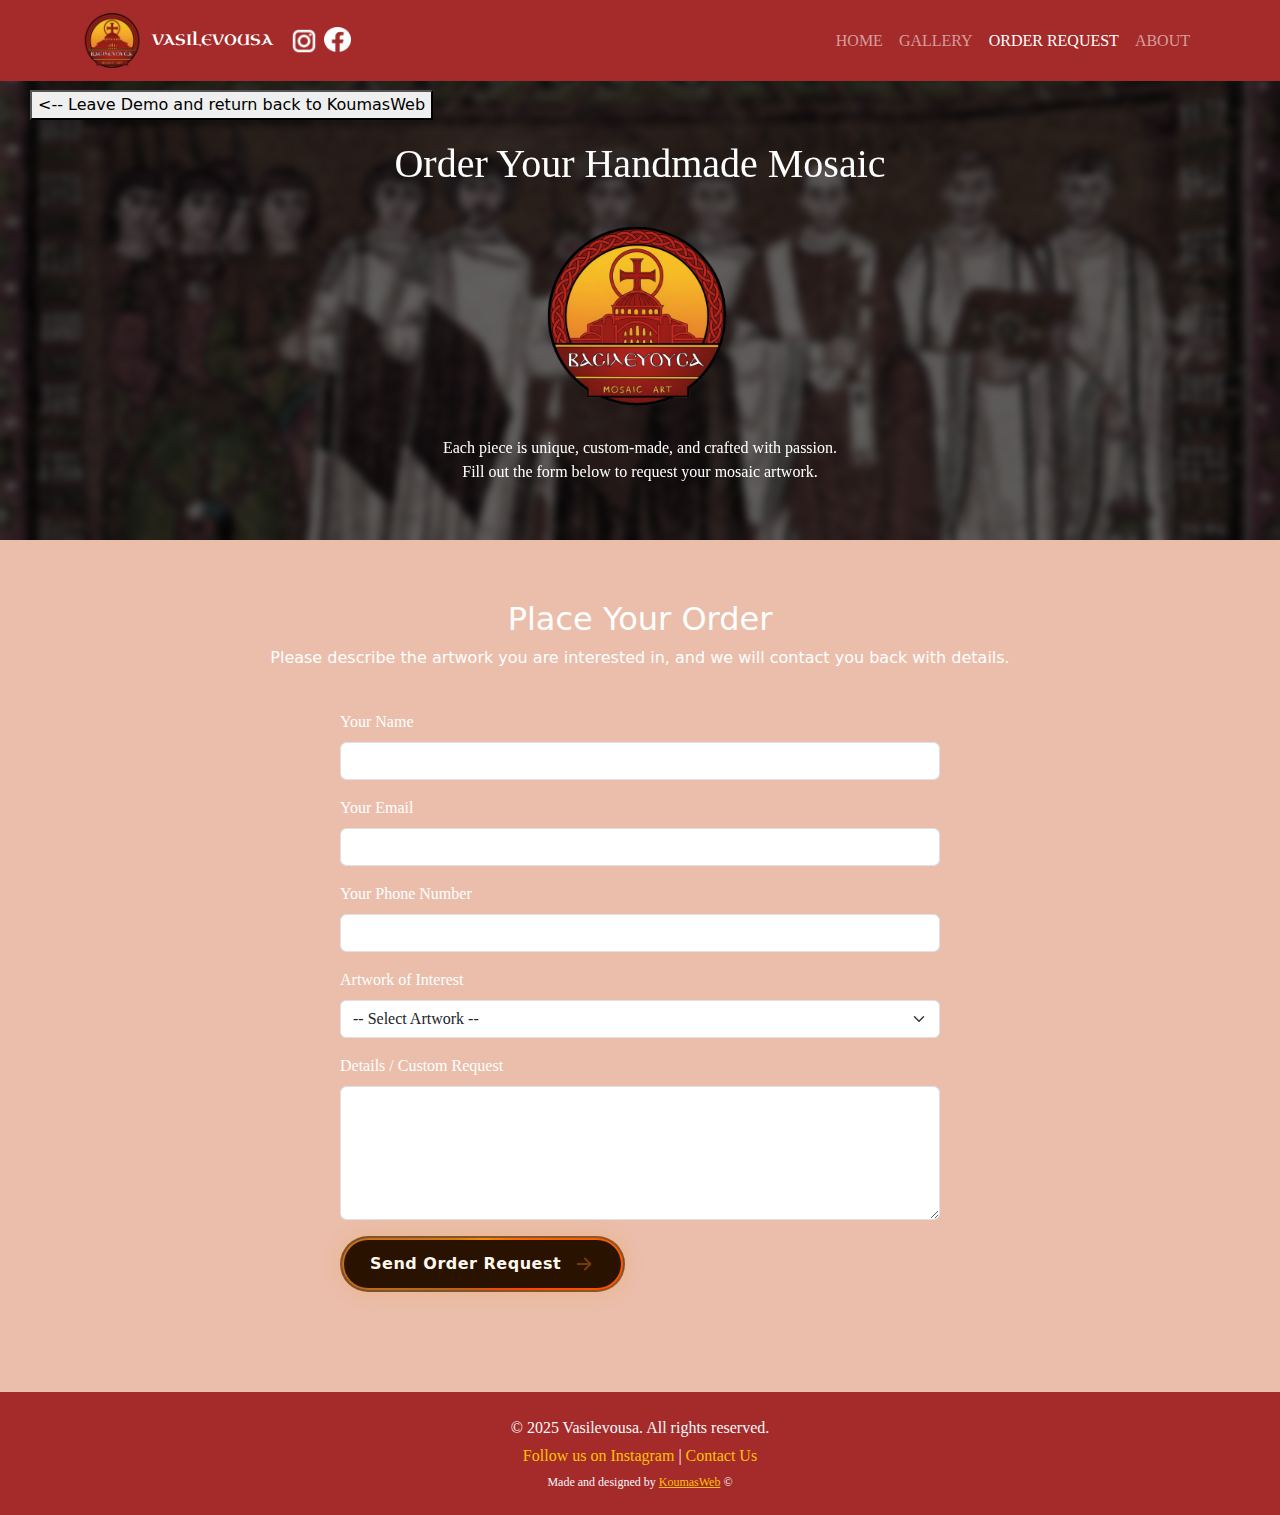
<file: vasilevousa-main/orderRequest.html>
<!DOCTYPE html>
<html lang="en">
<head>
  <meta charset="UTF-8">
  <meta name="viewport" content="width=device-width, initial-scale=1">
  <title>Vasilevousa - Order Request</title>
  <link rel="icon" href="images/vasilevousaPNG.png" type="image/x-icon">
  <link rel="preconnect" href="https://fonts.googleapis.com">
  <link rel="preconnect" href="https://fonts.gstatic.com" crossorigin>
  <link href="https://fonts.googleapis.com/css2?family=Uncial+Antiqua&display=swap" rel="stylesheet">
  <!-- Bootstrap CSS -->
  <link href="https://cdn.jsdelivr.net/npm/bootstrap@5.3.0/dist/css/bootstrap.min.css" rel="stylesheet">
  <link href="https://fonts.googleapis.com/css?family=Bentham|Playfair+Display|Raleway:400,500|Suranna|Trocchi" rel="stylesheet">

  <!-- Bootstrap CSS -->
  <link href="https://cdn.jsdelivr.net/npm/bootstrap@5.3.0/dist/css/bootstrap.min.css" rel="stylesheet">

  <!-- Your custom CSS -->
  <link rel="stylesheet" href="styles/general.css">
  <link rel="stylesheet" href="styles/buttons.css">
</head>
<body style="background-color: #eabeab;;">

       <!-- Navbar -->
<nav class="navbar navbar-expand-lg navbar-dark fixed-top" style="background-color: brown;">
  <div class="container d-flex align-items-center">

    <!-- Logo + Instagram side by side -->
    <div class="d-flex align-items-center logos">
      <a class="navbar-brand d-flex align-items-center" href="index.html" style="font-size: 15px;">
        <img src="images/vasilevousaPNG.png" alt="Logo" class="rounded me-2" style="height: 55px;">
        VASILEVOUSA
      </a>
      <a href="https://www.instagram.com/koumasweb" target="_blank" class="d-flex align-items-center">
        <img src="images/instagram-new--v2.png" alt="Instagram" style="height: 30px; width: 30px;">
      </a>
      <a href="https://www.facebook.com/share/17PwXqmmLV/" target="_blank" class="d-flex align-items-center">
        <img src="images/Facebook-icon-white-PNG-large-size.png" alt="fb" style="height: 25px; width: 27px; margin-left: 5px; margin-bottom: 3px;">
      </a>
    </div>

    <!-- Hamburger Toggler -->
    <button class="navbar-toggler" type="button" data-bs-toggle="collapse" data-bs-target="#navbarNav"
      aria-controls="navbarNav" aria-expanded="false" aria-label="Toggle navigation">
      <span class="navbar-toggler-icon"></span>
    </button>

    <!-- Nav Links -->
    <div class="collapse navbar-collapse" id="navbarNav">
      <ul class="navbar-nav ms-auto">
        <li class="nav-item"><a class="nav-link" href="index.html">HOME</a></li>
        <li class="nav-item"><a class="nav-link" href="gallery.html">GALLERY</a></li>
        <li class="nav-item"><a class="nav-link active" href="orderRequest.html">ORDER REQUEST</a></li>
        <li class="nav-item"><a class="nav-link" href="about.html">ABOUT</a></li>
      </ul>
    </div>

  </div>
</nav>

<a href="../projects.html">
<button
style="position: absolute; left: 30px; top: 90px; z-index: 4;"> <-- Leave Demo and return back to KoumasWeb</button>
</a>

<!-- Hero Section -->
<section class="hero2 d-flex align-items-center justify-content-center text-center">
  <div style="padding-top: 100px;" class="hero-content">
    <h1>Order Your Handmade Mosaic</h1>
    <img src="images/vasilevousaPNG.png" style="height: 180px; margin-bottom: 30px; margin-top: 30px;"> 
    <p>Each piece is unique, custom-made, and crafted with passion. <br>Fill out the form below to request your mosaic artwork.</p>
  </div>
</section>

<!-- Order Form Section -->
<section class="container text-center" style="padding: 60px 20px; color: white;">
  <h2>Place Your Order</h2>
  <p>Please describe the artwork you are interested in, and we will contact you back with details.</p>

  <!-- Formspree Order Form -->
  <form style="max-width: 600px; margin: 40px auto; text-align: left;" 
        action="https://formspree.io/f/xyzdbyaw" method="POST">

    <div class="mb-3">
      <label for="name" class="form-label">Your Name</label>
      <input type="text" class="form-control" id="name" name="name" required>
    </div>

    <div class="mb-3">
      <label for="email" class="form-label">Your Email</label>
      <input type="email" class="form-control" id="email" name="email" required>
    </div>

      <div class="mb-3">
  <label for="phone" class="form-label">Your Phone Number</label>
  <input type="tel" class="form-control" id="phone" name="phone" required>
</div>


    <div class="mb-3">
      <label for="artwork" class="form-label">Artwork of Interest</label>
      <select class="form-select" id="artwork" name="artwork" required>
        <option value="">-- Select Artwork --</option>
        <option value="Most Holy Theotokos">Most Holy Theotokos</option>
        <option value="Martyr Therinus">Martyr Therinus</option>
        <option value="Fish.">Fish.</option>
      </select>
    </div>

    <div class="mb-3">
      <label for="message" class="form-label">Details / Custom Request</label>
      <textarea class="form-control" id="message" name="message" rows="5" required></textarea>
    </div>

    <button type="submit" class="super-button">
      <span>Send Order Request</span>
      <svg fill="none" viewBox="0 0 24 24" class="arrow">
        <path
          stroke-linejoin="round"
          stroke-linecap="round"
          stroke-width="2"
          stroke="currentColor"
          d="M5 12h14M13 6l6 6-6 6"
        ></path>
      </svg>
    </button>
  </form>
</section>

<!-- Footer -->
<footer class="text-light py-4" style="background-color: brown; margin-top: 0 !important;">
  <div class="container text-center">
    <p class="mb-1">&copy; 2025 Vasilevousa. All rights reserved.</p>
    <p class="mb-0">
      <a href="https://instagram.com/koumasweb" target="_blank" class="text-warning text-decoration-none">Follow us on Instagram</a> | 
      <a href="orderRequest.html" class="text-warning text-decoration-none">Contact Us</a>
    </p>
    <div style="font-size: 12px; margin-top: 5px;">
      Made and designed by <a href="https://koumasweb.com" target="_blank" class="text-warning">KoumasWeb</a> ©
    </div>
  </div>
</footer>

<!-- Bootstrap JS -->
<script src="https://cdn.jsdelivr.net/npm/bootstrap@5.3.0/dist/js/bootstrap.bundle.min.js"></script>


</body>
</html>
</file>
<file: styles/navbar.css>
/* Variables */
:root {
  --color-1st: #ffffff;
  --color-2nd: #464b4e;

  --menu-width-desktop: 240px;
  --menu-width-tablet: 90px;
  --menu-width-smartphone: 230px;
}

/* General body */
body {
  background: var(--color-1st);
  margin: 0;
  font-family: "Open Sans", Helvetica Neue, Helvetica, Arial, sans-serif;
  color: #fff;
  padding-left: var(--menu-width-desktop);
}

/* Main */
main {
  position: relative;
  height: 100vh;
}

main .helper {
  background: rgba(0,0,0,0.2);
  color: var(--color-1st);
  position: absolute;
  top: 50%;
  left: 50%;
  transform: translate3d(-50%, -50%, 0);
  padding: 1.2em 2em;
  text-align: center;
  border-radius: 20px;
  font-size: 2em;
  font-weight: bold;
}

main .helper span {
  color: rgba(0,0,0,0.2);
  font-size: 0.4em;
  display: block;
}

/* Menu */
.menu {
  background: var(--color-2nd);
  height: 100vh;
  width: var(--menu-width-desktop);
  position: fixed;
  top: 0;
  left: 0;
  z-index: 5;
  outline: none;
}

.menu .avatar {
  background: rgba(0,0,0,0.1);
  padding: 2em 0.5em;
  text-align: center;
}

.menu .avatar img {
  width: 100px;
  border-radius: 50%;
  overflow: hidden;
  border: 4px solid var(--color-1st);
  box-shadow: 0 0 0 4px rgba(255,255,255,0.2);
}

.menu .avatar h2 {
  font-weight: normal;
  margin-bottom: 0;
}

.menu ul {
  list-style: none;
  padding: 0.5em 0;
  margin: 0;
}

.menu ul li {
  padding: 0.5em 1em 0.5em 3em;
  font-size: 0.95em;
  font-weight: 400;
  background-repeat: no-repeat;
  background-position: left 15px center;
  background-size: auto 20px;
  transition: all 0.15s linear;
  cursor: pointer;
}

.menu ul li.icon-dashboard {
  background-image: url("http://www.entypo.com/images/gauge.svg");
}

.menu ul li.icon-customers {
  background-image: url("http://www.entypo.com/images/briefcase.svg");
}

.menu ul li.icon-users {
  background-image: url("http://www.entypo.com/images/users.svg");
}

.menu ul li.icon-settings {
  background-image: url("http://www.entypo.com/images/tools.svg");
}

.menu ul li:hover {
  background-color: rgba(0,0,0,0.1);
}

.menu ul li:focus {
  outline: none;
}

/* Tablet */
@media screen and (max-width:900px) and (min-width:400px) {
  body {
    padding-left: var(--menu-width-tablet);
  }

  .menu {
    width: var(--menu-width-tablet);
  }

  .menu .avatar {
    padding: 0.5em;
    position: relative;
  }

  .menu .avatar img {
    width: calc(var(--menu-width-tablet) - 30px);
  }

  .menu .avatar h2 {
    opacity: 0;
    position: absolute;
    top: 50%;
    left: calc(var(--menu-width-tablet) + 10px);
    margin: 0;
    min-width: 200px;
    border-radius: 4px;
    background: rgba(0,0,0,0.4);
    transform: translate3d(-20px,-50%,0);
    transition: all 0.15s ease-in-out;
  }

  .menu .avatar:hover h2 {
    opacity: 1;
    transform: translate3d(0px,-50%,0);
  }

  .menu ul li {
    height: calc(var(--menu-width-tablet) / 1.5);
    background-position: center center;
    background-size: 30px auto;
    position: relative;
  }

  .menu ul li span {
    opacity: 0;
    position: absolute;
    background: rgba(0,0,0,0.5);
    padding: 0.2em 0.5em;
    border-radius: 4px;
    top: 50%;
    left: calc(var(--menu-width-tablet) - 10px);
    transform: translate3d(-15px,-50%,0);
    transition: all 0.15s ease-in-out;
  }

  .menu ul li span:before {
    content: '';
    width: 0;
    height: 0;
    position: absolute;
    top: 50%;
    left: -5px;
    border-top: 5px solid transparent;
    border-bottom: 5px solid transparent;
    border-right: 5px solid rgba(0,0,0,0.5);
    transform: translateY(-50%);
  }

  .menu ul li:hover span {
    opacity: 1;
    transform: translate3d(0px,-50%,0);
  }
}

/* Smartphone */
@media screen and (max-width:400px) {
  body {
    padding-left: 0;
  }

  .menu {
    width: var(--menu-width-smartphone);
    box-shadow: 0 0 0 100em rgba(0,0,0,0);
    transform: translate3d(-230px,0,0);
    transition: all 0.3s ease-in-out;
  }

  .menu .smartphone-menu-trigger {
    width: 40px;
    height: 40px;
    position: absolute;
    left: 100%;
    background: var(--color-2nd);
  }

  .menu .smartphone-menu-trigger:before,
  .menu .smartphone-menu-trigger:after {
    content: '';
    width: 50%;
    height: 2px;
    background: #fff;
    border-radius: 10px;
    position: absolute;
    top: 45%;
    left: 50%;
    transform: translate3d(-50%, -50%, 0);
  }

  .menu .smartphone-menu-trigger:after {
    top: 55%;
    transform: translate3d(-50%, -50%, 0);
  }

  .menu ul li {
    padding: 1em 1em 1em 3em;
    font-size: 1.2em;
  }

  .menu:focus {
    transform: translate3d(0,0,0);
    box-shadow: 0 0 0 100em rgba(0,0,0,0.6);
  }

  .menu:focus .smartphone-menu-trigger {
    pointer-events: none;
  }
}
</file>
<file: styles/sphere.css>
body {
    display: flex;
    align-items: center;
    justify-content: center;
    transform-style: preserve-3d;
    perspective: 222px;
    height: 100%;
    margin: 0;
    overflow: hidden;
    font-family: "Open Sans", Helvetica, Arial, sans-serif;
    color: #fff;
    padding-left: var(--menu-width-desktop);
    /* Darker background for sphere animation */
    background: radial-gradient(circle at center, #000 0%, #000 100%);
}

.sphere i {
    position: absolute;
    width: 333px;
    height: 333px;
    line-height: 333px;
    transform-style: preserve-3d;
    border-radius: 50%;
    backface-visibility: visible;
    /* Reduce glow to make it darker */
    box-shadow: 0 0 30px 0 rgba(255, 255, 255, 0.05),
                inset 0 0 30px 0 rgba(255, 255, 255, 0.05);
}


i {
  position: absolute;
  width: 333px;
  height: 333px;
  line-height: 333px;
  transform-style: preserve-3d;
  border-radius: 50%;
  backface-visibility: visible;
  box-shadow: 0 0 83px 0 rgba(255, 255, 255, 0.1),
              inset 0 0 83px 0 rgba(255, 255, 255, 0.2);
}

/* Generated rotations for 32 items */
i:nth-child(1) { transform: rotateY(11.25deg); }
i:nth-child(2) { transform: rotateY(22.5deg); }
i:nth-child(3) { transform: rotateY(33.75deg); }
i:nth-child(4) { transform: rotateY(45deg); }
i:nth-child(5) { transform: rotateY(56.25deg); }
i:nth-child(6) { transform: rotateY(67.5deg); }
i:nth-child(7) { transform: rotateY(78.75deg); }
i:nth-child(8) { transform: rotateY(90deg); }
i:nth-child(9) { transform: rotateY(101.25deg); }
i:nth-child(10) { transform: rotateY(112.5deg); }
i:nth-child(11) { transform: rotateY(123.75deg); }
i:nth-child(12) { transform: rotateY(135deg); }
i:nth-child(13) { transform: rotateY(146.25deg); }
i:nth-child(14) { transform: rotateY(157.5deg); }
i:nth-child(15) { transform: rotateY(168.75deg); }
i:nth-child(16) { transform: rotateY(180deg); }
i:nth-child(17) { transform: rotateX(191.25deg); }
i:nth-child(18) { transform: rotateX(202.5deg); }
i:nth-child(19) { transform: rotateX(213.75deg); }
i:nth-child(20) { transform: rotateX(225deg); }
i:nth-child(21) { transform: rotateX(236.25deg); }
i:nth-child(22) { transform: rotateX(247.5deg); }
i:nth-child(23) { transform: rotateX(258.75deg); }
i:nth-child(24) { transform: rotateX(270deg); }
i:nth-child(25) { transform: rotateX(281.25deg); }
i:nth-child(26) { transform: rotateX(292.5deg); }
i:nth-child(27) { transform: rotateX(303.75deg); }
i:nth-child(28) { transform: rotateX(315deg); }
i:nth-child(29) { transform: rotateX(326.25deg); }
i:nth-child(30) { transform: rotateX(337.5deg); }
i:nth-child(31) { transform: rotateX(348.75deg); }
i:nth-child(32) { transform: rotateX(360deg); }

@keyframes rot {
  to { transform: rotateY(360deg) rotateZ(360deg); }
}
</file>
<file: styles/general.css>
.navbar {
  background: rgba(0, 0, 0, 0.01) !important; /* semi-transparent */
  backdrop-filter: blur(8px);
}

body {
  margin: 0;
  min-height: 100vh;
  background: radial-gradient(circle at center, #353333 0%, #000 80%);
  color: white; /* optional, ensures text is visible */
  padding-top: 140px;
}

.img-box {
  border-radius: 20px;
  box-shadow: 0px 0px 10px rgba(0, 0, 0, 0.5);
}

.hero2 {
  position: relative;
  height: 60vh;
  background: url(../images/cyprus-flag.jpg) center/cover no-repeat;
  display: flex;
  align-items: center;
  justify-content: center;
  color: white; /* so text stays readable */
  overflow: hidden;
}

.hero2::before {
  content: "";
  position: absolute;
  inset: 0;
  background: rgba(0, 0, 0, 0.6); /* darkness overlay */
  backdrop-filter: blur(4px);      /* blur effect */
  z-index: 1;
}

.hero2 * {
  position: relative;
  z-index: 2; /* bring text above the overlay */
}

.hero3 {
  position: relative;
  height: 85vh;
  background: url(../images/koumasweb.jpg) center/cover no-repeat;
  display: flex;
  align-items: center;
  justify-content: center;
  color: white; /* so text stays readable */
  overflow: hidden;
}

.hero3::before {
  content: "";
  position: absolute;
  inset: 0;
  background: rgba(0, 0, 0, 0.6); /* darkness overlay */
  backdrop-filter: blur(4px);      /* blur effect */
  z-index: 1;
}

.hero3 * {
  position: relative;
  z-index: 2; /* bring text above the overlay */
}
</file>
<file: styles/buttons.css>
.super-button {
  position: relative;
  display: inline-flex;
  align-items: center;
  justify-content: center;
  gap: 12px;
  padding: 14px 28px;
  background: linear-gradient(145deg, #0f0f0f, #1c1c1c);
  border: 2px solid rgba(255, 255, 255, 0.2);
  border-radius: 100px;
  color: #fff;
  font-size: 16px;
  font-weight: 600;
  letter-spacing: 0.5px;
  cursor: pointer;
  overflow: hidden;
  transition: all 0.4s ease-in-out;
  box-shadow: 0 0 20px rgba(0, 255, 255, 0.1);
  backdrop-filter: blur(8px);
  z-index: 1;
}

.super-button::before {
  content: "";
  position: absolute;
  top: -50%;
  left: -50%;
  width: 200%;
  height: 200%;
  background: conic-gradient(from 0deg, #00ffff, #ff00ff, #00ffff);
  animation: rotate 4s linear infinite;
  z-index: -2;
}

.super-button::after {
  content: "";
  position: absolute;
  inset: 2px;
  background: #0a0a0a;
  border-radius: inherit;
  z-index: -1;
}

.super-button:hover {
  transform: scale(1.05);
  box-shadow: 0 0 40px rgba(0, 255, 255, 0.2);
}

.super-button:hover .arrow {
  transform: translateX(6px);
}

.arrow {
  width: 22px;
  height: 22px;
  transition: transform 0.3s ease-in-out;
  color: #00ffff;
}

@keyframes rotate {
  0% {
    transform: rotate(0deg);
  }
  100% {
    transform: rotate(360deg);
  }
}
</file>
<file: vasilevousa-main/styles/general.css>
.logos {
  font-family: Uncial Antiqua;
}

div {
  font-family:'Times New Roman', Times, serif
}

.hero {
  position: relative;
  height: 100vh;
  background: url(../images/psifidotohero1.jpg) center top/cover no-repeat;
  display: flex;
  align-items: center;
  justify-content: center;
  color: white; /* so text stays readable */
  overflow: hidden;
}

.hero::before {
  content: "";
  position: absolute;
  inset: 0;
  background: rgba(0, 0, 0, 0.6); /* darkness overlay */
  backdrop-filter: blur(4px);      /* blur effect */
  z-index: 1;
}

.hero * {
  position: relative;
  z-index: 2; /* bring text above the overlay */
}


.hero2 {
  position: relative;
  height: 60vh;
  background: url(../images/psifidotohero1.jpg) center top/cover no-repeat;
  display: flex;
  align-items: center;
  justify-content: center;
  color: white; /* so text stays readable */
  overflow: hidden;
}

.hero2::before {
  content: "";
  position: absolute;
  inset: 0;
  background: rgba(0, 0, 0, 0.6); /* darkness overlay */
  backdrop-filter: blur(4px);      /* blur effect */
  z-index: 1;
}

.hero2 * {
  position: relative;
  z-index: 2; /* bring text above the overlay */
}
</file>
<file: vasilevousa-main/styles/buttons.css>
.super-button {
  position: relative;
  display: inline-flex;
  align-items: center;
  justify-content: center;
  gap: 12px;
  padding: 14px 28px;
  background: linear-gradient(145deg, #3e1f00, #5a2c00); /* dark brown gradient */
  border: 2px solid rgba(255, 200, 150, 0.3); /* warm brownish border */
  border-radius: 100px;
  color: #fff8f0; /* softer white for warmth */
  font-size: 16px;
  font-weight: 600;
  letter-spacing: 0.5px;
  cursor: pointer;
  overflow: hidden;
  transition: all 0.4s ease-in-out;
  box-shadow: 0 0 20px rgba(255, 140, 0, 0.2); /* warm orange glow */
  backdrop-filter: blur(8px);
  z-index: 1;
}

.super-button::before {
  content: "";
  position: absolute;
  top: -50%;
  left: -50%;
  width: 200%;
  height: 200%;
  background: conic-gradient(from 0deg, #ff8c00, #ff4500, #b5651d, #ff8c00);
  animation: rotate 5s linear infinite;
  z-index: -2;
}

.super-button::after {
  content: "";
  position: absolute;
  inset: 2px;
  background: #2a1200; /* deep brown inner background */
  border-radius: inherit;
  z-index: -1;
}

.super-button:hover {
  transform: scale(1.05);
  box-shadow: 0 0 40px rgba(255, 140, 0, 0.35); /* stronger warm glow on hover */
}

.super-button:hover .arrow {
  transform: translateX(6px);
}


.arrow {
  width: 22px;
  height: 22px;
  transition: transform 0.3s ease-in-out;
  color: rgba(255, 140, 0, 0.35);
}

@keyframes rotate {
  0% {
    transform: rotate(0deg);
  }
  100% {
    transform: rotate(360deg);
  }
}
</file>
<file: vasilevousa-main/styles/productCard.css>
/* ===== Body ===== */
body {
  background-color: #fdf1ec;
  margin: 0;
  font-family: 'Raleway', sans-serif;
}

/* ===== Wrapper ===== */
.wrapper {
  display: flex;
  flex-wrap: wrap;          /* allow stacking on small screens */
  justify-content: center;
  align-items: flex-start;
  gap: 20px;
  margin: 20px auto;
  max-width: 1200px;        /* center content */
  box-sizing: border-box;
  padding: 15px;
  background-color: #fff;
  border-radius: 15px;
  box-shadow: 0 4px 10px rgba(0,0,0,0.1);
}

/* ===== Product Image & Carousel ===== */
.product-img {
  flex: 0 0 auto;
  width: 100%;
  max-width: 327px;
  position: relative;
  overflow: hidden;
  border-radius: 15px;
}

.carousel {
  position: relative;
  width: 100%;
}

.carousel-img {
  width: 100%;
  height: auto;
  object-fit: cover;
  display: none;  /* hide non-active images */
}

.carousel-img.active {
  display: block;
}

/* Arrows */
.arrow {
  position: absolute;
  top: 50%;
  transform: translateY(-50%);
  width: 40px;
  height: 40px;
  background-color: rgba(0,0,0,0.6);
  border: none;
  border-radius: 50%;
  color: #fff;
  font-size: 20px;
  display: flex;
  justify-content: center;
  align-items: center;
  cursor: pointer;
  z-index: 2;
  transition: background-color 0.3s ease, transform 0.2s ease;
}

.arrow:hover {
  background-color: rgba(0,0,0,0.9);
  transform: translateY(-50%) scale(1.1);
}

.arrow.left {
  left: 10px;
}

.arrow.right {
  right: 10px;
}

/* ===== Product Info ===== */
.product-info {
  flex: 1 1 300px;
  max-width: 400px;
  box-sizing: border-box;
  margin-top: 0; /* remove extra margin for desktop */
  display: flex;
  flex-direction: column;
  justify-content: space-between;
}

.product-text {
  width: 100%;
}

.product-text h1 {
  margin: 0 0 10px 0;
  font-size: 28px;
  color: #474747;
  font-family: 'Bentham', serif;
}

.product-text h2 {
  margin: 0 0 10px 0;
  font-size: 12px;
  font-family: 'Raleway', sans-serif;
  font-weight: 400;
  text-transform: uppercase;
  color: #d2d2d2;
  letter-spacing: 0.2em;
}

.product-text p {
  margin: 0;
  font-family: 'Playfair Display', serif;
  color: #8d8d8d;
  line-height: 1.5em;
  font-size: 14px;
  overflow-wrap: break-word;
}

/* ===== Price & Button ===== */
.product-price-btn {
  margin-top: 15px;
  display: flex;
  justify-content: space-between;
  align-items: center;
  width: 100%;
}

.product-price-btn p {
  font-family: 'Trocchi', serif;
  font-size: 24px;
  color: #474747;
  margin: 0;
}

.product-price-btn span {
  font-family: 'Suranna', serif;
  font-size: 32px;
}

.product-price-btn button {
  border: none;
  border-radius: 60px;
  background-color: #c43535;
  color: #fff;
  font-family: 'Raleway', sans-serif;
  font-weight: 500;
  font-size: 14px;
  text-transform: uppercase;
  padding: 10px 20px;
  cursor: pointer;
  transition: background-color 0.3s ease, transform 0.2s ease;
}

.product-price-btn button:hover {
  background-color: #deb01b;
  transform: scale(1.05);
}

/* ===== Responsive Layout ===== */
@media screen and (max-width: 768px) {
  .wrapper {
    flex-direction: column; /* stack image + info vertically */
    align-items: center;
    max-width: 95%;
    padding: 10px;
  }

  .product-info {
    max-width: 100%;
    margin-top: 10px;
  }

  .product-price-btn {
    flex-direction: column;
    align-items: center;
    gap: 10px;
  }

  .product-price-btn button {
    width: 90%;
  }

  .product-text h1 {
    font-size: 24px;
  }

  .product-text h2 {
    font-size: 11px;
  }

  .product-text p {
    font-size: 13px;
    line-height: 1.4em;
  }
}

@media screen and (max-width: 480px) {
  .product-text h1 {
    font-size: 20px;
  }

  .product-text h2 {
    font-size: 10px;
  }

  .product-text p {
    font-size: 12px;
    line-height: 1.3em;
  }

  .product-price-btn span {
    font-size: 24px;
  }

  .product-price-btn p {
    font-size: 18px;
  }
}
</file>
<file: vasilevousa-main/styles/carousel.css>
.product-img {
  width: 100%;
  max-width: 327px; 
  position: relative;
  overflow: hidden;
  border-radius: 15px;
}

.carousel {
  position: relative;
  width: 100%;
  /* remove fixed height */
}

.carousel-img {
  width: 100%;
  height: auto;       /* scale height based on width */
  object-fit: cover;
  display: none;
}

.carousel-img.active {
  display: block;
}


.arrow {
  position: absolute;
  top: 50%;
  transform: translateY(-50%);
  font-size: 20px;              /* icon size inside the circle */
  color: #fff;
  background-color: rgba(0,0,0,0.6); /* darker for visibility */
  border: none;
  border-radius: 50%;           /* makes it circular */
  cursor: pointer;
  width: 40px;                  /* circle width */
  height: 40px;                 /* circle height */
  display: flex;                /* center icon inside */
  align-items: center;          /* vertical center */
  justify-content: center;      /* horizontal center */
  z-index: 2;
  transition: background-color 0.3s ease, transform 0.2s ease;
}

.arrow:hover {
  background-color: rgba(0,0,0,0.9);
  transform: translateY(-50%) scale(1.1);
}


.arrow.left {
  left: 10px;
}

.arrow.right {
  right: 10px;
}
</file>
